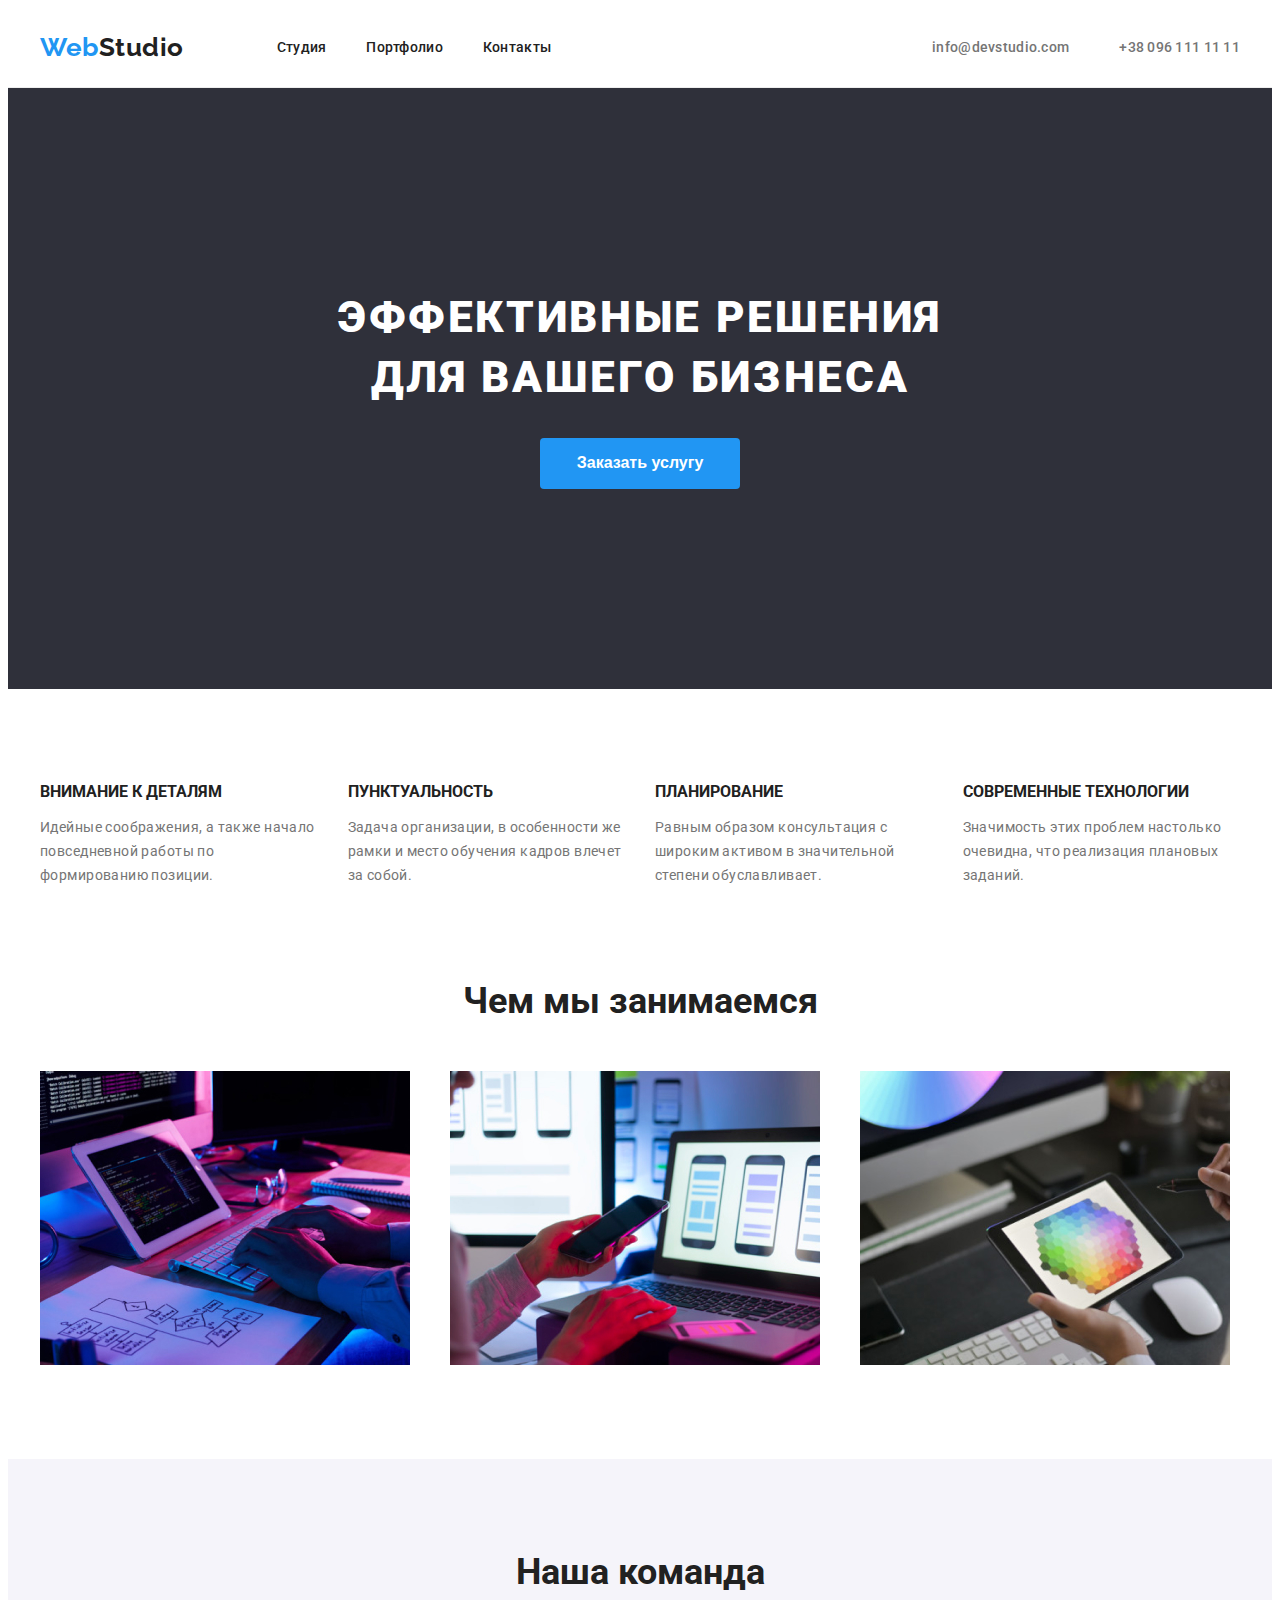
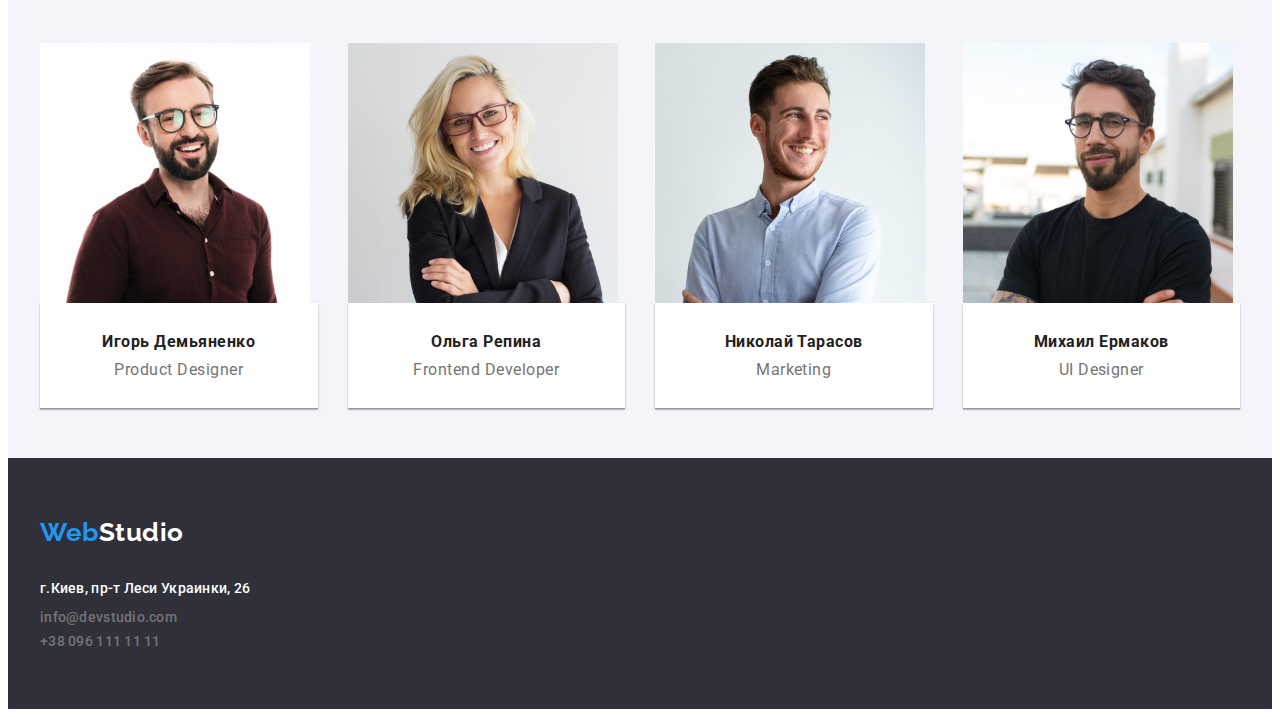
<file: index.html>
<!DOCTYPE html>
    <html lang="ru">
    <head>
        <meta charset="UTF-8">
        <meta http-equiv="X-UA-Compatible" content="IE=edge">
        <meta name="viewport" content="width=device-width, initial-scale=1.0">
        <title>HOMEWORK3</title>
        <link href="https://fonts.googleapis.com/css2?family=Raleway:wght@700&family=Roboto:wght@400;500;700;900&display=swap" 
        rel="stylesheet">
        <link rel="stylesheet" href="https://cdnjs.cloudflare.com/ajax/libs/modern-normalize/1.1.0/modern-normalize.min.css" integrity="sha512-wpPYUAdjBVSE4KJnH1VR1HeZfpl1ub8YT/NKx4PuQ5NmX2tKuGu6U/JRp5y+Y8XG2tV+wKQpNHVUX03MfMFn9Q==" crossorigin="anonymous" referrerpolicy="no-referrer" />
        <link rel="stylesheet" href="css/styles.css">


    </head>

    <body>
    <header>
        <div class="main-nav container">
        <nav class="main-nav">
        <a href="" class="logo"><span class="letter">Web</span><span>Studio</span></a>
        <ul class="nav-list">
            <li class="navigate"><a href="./index.html" class="link-current">Студия</a></li>
            <li class="navigate"><a href="./portfolio.html" class="link-current">Портфолио</a></li>
            <li class="navigate"><a href="" class="link-current">Контакты</a></li>
        </ul>
        </nav>  
            <ul class="contact-info">
            <li class="navigate"><a class="comunication" href="mailto:info@devstudio.com">info@devstudio.com</a></li>
            <li class="navigate"><a class="comunication" href="tel:+380961111111">+38 096 111 11 11</a></li>
    </ul>
</div>
    </header>
    <main>
    <!-- cекция hero -->
        <section class="hero">
            <div class="container">
            <h1 class="main-header">Эффективные решения<br>для вашего бизнеса</h1>
            <button type="button" class="btn-links">Заказать услугу </button>
            </div>

        </section>
        <!-- cекция 2 список-->
        <section class="structure-company">
            <div class="container">
            <h2 hidden>Механика и структура работы</h2>
            <ul class="advantage">
                <li class="list-item">
                    <h3 class="tools">Внимание к деталям</h3>
                    <p class="tools-topic">Идейные соображения, а также начало повседневной работы по формированию позиции.</p>
                </li>
                <li class="list-item">
                    <h3 class="tools">Пунктуальность</h3>
                    <p class="tools-topic">Задача организации, в особенности же рамки и место обучения кадров влечет за собой.</p>
                </li>
                <li class="list-item">
                    <h3 class="tools">Планирование</h3>
                    <p class="tools-topic">Равным образом консультация с широким активом в значительной степени обуславливает.</p>
                </li>
                <li class="list-item">
                    <h3 class="tools">Современные технологии</h3>
                    <p class="tools-topic">Значимость этих проблем настолько очевидна, что реализация плановых заданий.</p>
                </li>
            </ul>
        </div>
        </section>
<!-- секция 3 -->
        <section class="structure-companies">
            <div class="container-second">
            <h2 class="description">Чем мы занимаемся</h2>
            <ul class="flex-element">
                <li class="item"><img  src="images/img(1).jpg" alt="computer" width="370" height="294"></li>
                <li class="item"><img  src="images/img(2).jpg" alt="phone" width="370" height="294"></li>
                <li class="item"><img  src="images/img(3).jpg" alt="tablet" width="370" height="294"></li>
            </ul>
        </div>
        </section>
    <!--cекция 4 -->
        
    
           <section class="team-dream">
               <div class="container">
                   <h2 class="description">Наша команда</h2>
            <ul class="prof-list">
                <li class="items"> 
                <img class="no-gap" src="images/proddesigner.jpg" alt="Product Designer" width="270" height="260">
                <div class="card-item">
                <h3 class="surname">Игорь Демьяненко</h3>
                <p class="position">Product Designer</p>
            </div>
            </li>
                <li class="items">
                <img class="no-gap" src="images/frontdev.jpg" alt="Frontend Developer" width="270" height="260">
                <div class="card-item">
                <h3 class="surname">Ольга Репина</h3>
                <p class="position">Frontend Developer</p>
            </div>
            </li>
                <li class="items"> 
                <img class="no-gap" src="images/marketing.jpg" alt="Marketing" width="270" height="260">
                <div class="card-item">
                <h3 class="surname">Николай Тарасов</h3>
            <p class="position">Marketing</p>
        </div>
            </li>
            <li class="items">
            <img class="no-gap" src="images/uidesigner.jpg" alt="UI Designer" width="270" height="260">
            <div class="card-item">
            <h3 class="surname">Михаил Ермаков</h3>
        <p class="position">UI Designer</p>
        </div>
        </li> 
        </ul>
</div>
         </section>
        </main>
        <footer class="adress-details">
            <div class="container">
            <a href="#" class="logo-footer"><span class="letter">Web</span><span class="color">Studio</span></a>
         <address>
            <ul class="footer-list">
           <li class="random">
               <a href="https://goo.gl/maps/Ega7JQtFbg4uDQiL7" target="_blank" rel="noopener noreferrer" class="town-adress">г.Киев, пр-т Леси Украинки, 26</a></li>
           <li class="random"><a href="mailto:info@devstudio.com" class="comunications">info@devstudio.com</a></li>
           <li class="random"><a href="tel:+380961111111" class="comunications">+38 096 111 11 11</a></li> 
        </ul>
        </address> 
    </div>
    </footer>
        </body>
        </html>
</file>
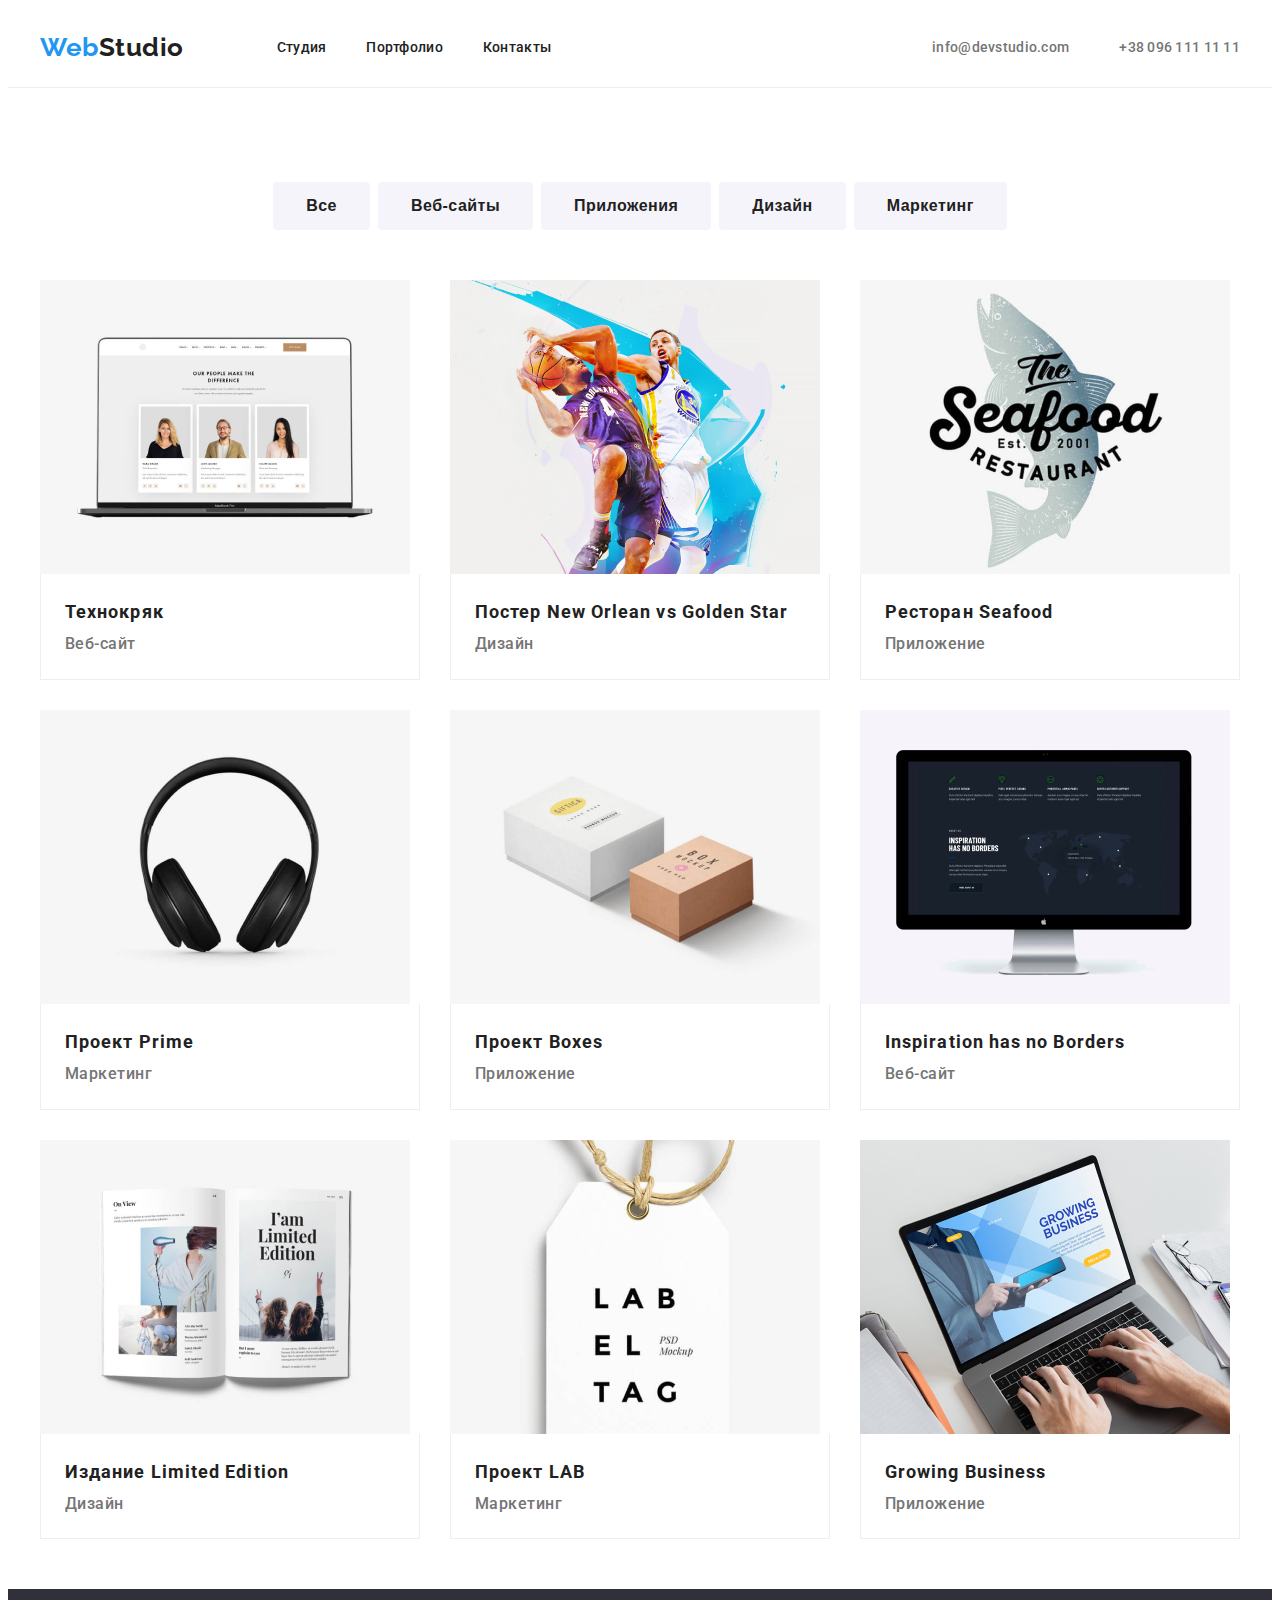
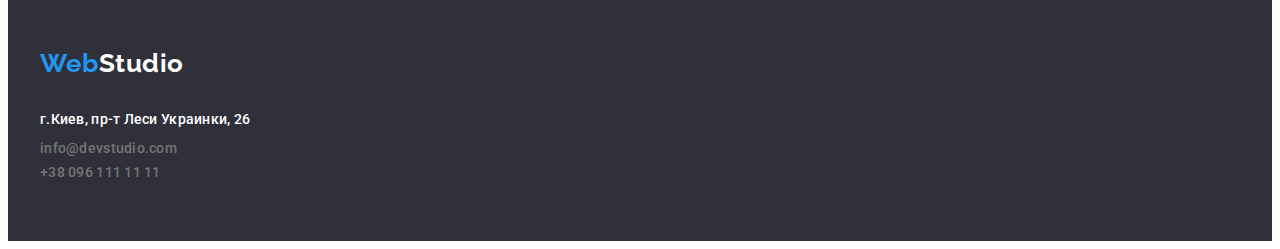
<file: portfolio.html>
<!DOCTYPE html>
<html lang="ru">
<head>
    <meta charset="UTF-8">
    <meta http-equiv="X-UA-Compatible" content="IE=edge">
    <meta name="viewport" content="width=device-width, initial-scale=1.0">
    <title>portfolio</title>
    <link href="https://fonts.googleapis.com/css2?family=Raleway:wght@700&family=Roboto:wght@400;500;700;900&display=swap" 
        rel="stylesheet">
        <link rel="stylesheet" href="https://cdnjs.cloudflare.com/ajax/libs/modern-normalize/1.1.0/modern-normalize.min.css" integrity="sha512-wpPYUAdjBVSE4KJnH1VR1HeZfpl1ub8YT/NKx4PuQ5NmX2tKuGu6U/JRp5y+Y8XG2tV+wKQpNHVUX03MfMFn9Q==" crossorigin="anonymous" referrerpolicy="no-referrer" />
        <link rel="stylesheet" href="css/styles.css">
</head>
<body>
    <header>
        <div class="main-nav container">
        <nav class="main-nav">
        <a href="" class="logo"><span class="letter">Web</span><span>Studio</span></a>
        <ul class="nav-list">
            <li class="navigate"><a href="./index.html"class="link-current">Студия</a></li>
            <li class="navigate"><a href="./portfolio.html" class="link-current">Портфолио</a></li>
            <li class="navigate"><a href="" class="link-current">Контакты</a></li>
        </ul>
        </nav>  
            <ul class="contact-info">
            <li class="navigate"><a class="comunication" href="mailto:info@devstudio.com">info@devstudio.com</a></li>
            <li class="navigate"><a class="comunication" href="tel:+380961111111">+38 096 111 11 11</a></li>
    </ul>
</div>

    </header>
    <main>
<!--  карточки портфолио -->

<section class="cards-views">
    <div class="container">
    <h1 hidden>Портфолио вторая страница</h1>  

        <ul class="social-links">
        <li class="links-item"><button type="button" class="social-link">Все</button></li>
        <li class="links-item"><button type="button" class="social-link">Веб-сайты</button></li>
        <li class="links-item"><button type="button" class="social-link">Приложения</button></li>
        <li class="links-item"><button type="button" class="social-link">Дизайн</button></li>
        <li class="links-item"><button type="button" class="social-link">Маркетинг</button></li>
    </ul>
    
    <ul class="cards-view">
        <li class="image-frame"> 
        <a href=""> 
            <img 
            src="images/portfolio-photos/website.jpg" alt="" width="370" height="294">
            <div class="card-items">
            <h2 class="header-size">Технокряк</h2>
        <p class="positions">Веб-сайт</p>
    </div>
</a>
    </li>
            <li class="image-frame"> 
                <a href="">
                    <img 
                    src="images/portfolio-photos/design.jpg" alt="" width="370" height="294">
                    <div class="card-items">
            <h2 class="header-size">Постер New Orlean vs Golden Star</h2>
            <p class="positions">Дизайн</p>
        </div>
    </a>
        </li>
                <li class="image-frame"> 
                    <a href="">
                        <img 
                        src="images/portfolio-photos/restaurant.jpg" alt="" width="370" height="294">
                        <div class="card-items">
                        <h2 class="header-size">Ресторан Seafood</h2>
                <p class="positions">Приложение</p>
            </div>
        </a>
            </li>
                    <li class="image-frame"> 
                        <a href="">
                            <img src="images/portfolio-photos/marketproject.jpg" alt="" width="370" height="294">
                            <div class="card-items">
                            <h2 class="header-size">Проект Prime</h2>
                    <p class="positions">Маркетинг</p>
                </div>
            </a>
                </li>
                        <li class="image-frame"> 
                            <a href="">
                                <img src="images/portfolio-photos/application.jpg" alt="" width="370" height="294">
                                <div class="card-items">
                                <h2 class="header-size"> Проект Boxes</h2>
                        <p class="positions">Приложение</p>
                    </div>
                </a>
                    </li>
                            <li class="image-frame">  
                                <a href="">
                                    <img src="images/portfolio-photos/desktop.jpg" alt="" width="370" height="294">
                                    <div class="card-items">
                                    <h2 class="header-size">Inspiration has no Borders</h2>
                            <p class="positions">Веб-сайт</p>
                        </div>
                    </a>
                        </li>
                                <li class="image-frame"> 
                                    <a href="">
                                        <img src="images/portfolio-photos/jurnal.jpg" alt="" width="370" height="294">
                                        <div class="card-items">
                                        <h2 class="header-size">Издание Limited Edition</h2>
                                <p class="positions">Дизайн</p>
                            </div>
                        </a>
                            </li>
                                    <li class="image-frame"> 
                                        <a href="">
                                            <img src="images/portfolio-photos/labproject.jpg" alt="" width="370" height="294">
                                            <div class="card-items">
                                            <h2 class="header-size">Проект LAB</h2>
                                    <p class="positions">Маркетинг</p>
                                </div>
                            </a>
                                </li>
                                        <li class="image-frame"> 
                                            <a href="">
                                                <img src="images/portfolio-photos/noteonlaptop.jpg" alt="" width="370" height="294">
                                                <div class="card-items">
                                                <h2 class="header-size">Growing Business</h2>
                                        <p class="positions">Приложение</p>
                                    </div>
                                </a>
                                    </li>
                                        </ul>  
                                    </div>
                                </div>
</section>
 </main>
 <footer class="adress-details">
    <div class="container">
    <a href="#" class="logo-footer"><span class="letter">Web</span><span class="color">Studio</span></a>
 <address>
    <ul class="footer-list">
   <li class="random">
       <a href="https://goo.gl/maps/Ega7JQtFbg4uDQiL7" target="_blank" rel="noopener noreferrer" class="town-adress">г.Киев, пр-т Леси Украинки, 26</a></li>
   <li class="random"><a href="mailto:info@devstudio.com" class="comunications">info@devstudio.com</a></li>
   <li class="random"><a href="tel:+380961111111" class="comunications">+38 096 111 11 11</a></li> 
</ul>
</address> 
</div>
</footer>
</body>
</html>
</file>
<file: css/styles.css>
:root{
    --primary-text-color:#757575;
    --title-text-color:#212121;
    --accent-color:#2196F3;
    --accent-color-second:#fff;
    --accent-color-header:#2196F3;
    --accent-bgc-hero:#2F303A;
    --accent-bgc-folio:#F5F4FA;
    --accent-border:#EEEEEE;
    --border-line:#ECECEC;
    /* border 30 px between cards */
    --card-border-item:30px;
    --border-shadow-area:0px 1px 3px rgba(0, 0, 0, 0.12), 
    0px 1px 1px rgba(0, 0, 0, 0.14), 0px 2px 1px rgba(0, 0, 0, 0.2);
    --border-radius:0px 0px 4px 4px;
    
    
    }
    
    body{
        font-family:Roboto,sans-serif;
        font-size:14px;
        color:var(--primary-text-color);
        text-decoration:none;
      }
    /* Класы чтобы убрать точки списка */
    ul,li{
      list-style-type: none;
      padding: 0;
      margin: 0;
      }
    
      header{
        border-bottom: 1px solid var(--accent-border);
      }

    .container{
      width: 1200px;
      padding-left: 15px;
      padding-right: 15px;
      margin-left: auto;
      margin-right: auto;
    }
      
      

    .structure-company{
      padding-top: 94px;
      padding-bottom: 94px;
    }
    

    .main-nav{
      display: block;
      display:flex;
      align-items: center;
    }
    
      .logo {
        
        display: inline-block;
        margin-right: 93px;
    
        font-family: Raleway,sans-serif;
        font-weight: 700;
        font-size: 26px;
        line-height: 1.1;
        color:var(--title-text-color);
        text-decoration: none;
        padding-top: 24px;
        padding-bottom: 24px;
        
      } 
    
    .logo:hover,
    .logo:focus
    {
        color:var(--accent-color);  
    }
    
      .letter{
          color:var(--accent-color);
      }
    
      .nav-list{
      display: flex;
      
      color:var(--accent-color);
      font-size: 14px;
      line-height: 1.1;
      text-decoration: none;
      
      color:var(--primary-text-color);
      font-weight:500;
      font-size: 14px;
      line-height: 1.1;
      letter-spacing: 0.02em;
      }
    
      .nav-list .link-current{
        padding-top: 32px; ;
        padding-bottom: 32px;
        display: block;
        text-align: center;
        font-weight: 500;
        font-size: 14px;
        line-height: 1.1;
        letter-spacing: 0.02em;
        
       color: var(--title-text-color);
      }
    
     .nav-list .navigate{
      
    margin-right: 50px;
    display: block;
     }
    
     .nav-list .navigate:last-child{
      margin-right: 0;
     }
    
     .nav-list .navigate:not(:last-child){
     
      margin-right: 40px;
     }
    
      .nav-list .link-current:hover,
      .nav-list .link-current:focus
      {  
        color: var(--title-text-color);
        color:var(--accent-color);
      }
    
      .contact-info{
       display: flex;
       margin-left: auto;
      }
    
      .contact-info .navigate:not(:last-child){
      margin-right: 50px;
      
    
      }
      /* активная ссылка при переходе на другую страницу*/
    
      
      /* интерактивные ссылки емейл и номер телефона */
      a {
       
        font-size: 14px;
        line-height: 1.1;
        text-decoration: none;
        color:var(--primary-text-color);
        font-weight: 500;
        font-size: 14px;
        line-height: 1.1;
        letter-spacing: 0.02em;
        font-style: normal;
        
        display:block;
      }
     
    
     .comunication{
      padding-top: 32px;
      padding-bottom: 32px;
     }

    .comunication:hover,
    .comunication:focus
    {
    
    color:var(--accent-color);
    }
    

    
      /* section hero */
    .hero{
      border: 1 solid var(--accent-border);
      background-color: var(--accent-bgc-hero);
      text-align:center;
      padding-top: 200px;
      padding-bottom: 200px;
    }
    
      .main-header{
      color: var(--accent-color-second);
      font-weight: 900;
      font-size: 44px;
      line-height: 1.36;
      letter-spacing: 0.06em;
      text-transform: uppercase;
      padding: 0;
      margin: 0;
      margin-bottom: 30px;
      }
    
      /* кнопка */
    
    button{
    
      display: inline-block;
      border-radius: 4px;
      padding: 10px 32px;
      min-width: 200px;
      border: 1px solid transparent;
     
    
      color:var(--accent-color-second);
      background:var(--accent-color);
      font-weight: 700;
      font-size: 16px;
      line-height: 1.8;
      cursor: pointer;
    }
    
    
    
    /* cекция 2 */
    
    /* спрятаный заголовк */
    
    #hidden{
      display: block;
    }
    
    
      .advantage{
      display: flex;
      padding: 0;
      
      }
    
    .list-item{
      flex-basis: calc(100% / 4);
    }
      
    .advantage .list-item:not(:last-child){
      margin-right: 30px;
     }
     
      .tools{
      font-size: 16px;
      text-transform: uppercase;
      line-height:1.1;
      color: var(--title-text-color);
      margin-top: 0;
      }
    
      p {
       margin: 0;
     }

     .tools-topic{
      font-size: 14px;
      line-height: 1.7;
      letter-spacing: 0.03em;
      
     }

     .container-second{
      
      width: 1200px;
      padding-left: 15px;
      padding-right: 15px;
      margin-left: auto;
      margin-right: auto;
      padding-bottom: 94px;
     }
      .description {
        margin-top: 0;
        margin-left:auto;
        margin-right:auto;
        text-align: center;
        list-style-type: none;
        padding: 0;
        margin-bottom: 50px;
        
        
        color:var(--title-text-color);  
        font-weight: bold;
        font-size: 36px;
        line-height: 1.1;
    }
    
    
    .flex-element{
     display: flex;
     padding: 0;
    
    }
    
    .flex-element > .item {
    flex-basis: calc(100% / 3);
    }
    
    .flex-element .item:not(:last-child){
      margin-right: 30px;
     }

    img{
    display: block;
    max-width: 100%;
    height: auto;
    }
    
    /* container-team */

.team-dream{

padding-top: 94px;
padding-bottom: 50px;
background-color:var(--accent-bgc-folio);
    
}

.prof-list {
display: flex;
padding: 0px;
}
    
.prof-list .items{
  flex-basis: calc(100% / 4);
}

.prof-list .items:not(:last-child){

  margin-right: 30px;
}

     .card-item{
      background-color:var(--accent-color-second);
      padding: 0;
      margin: 0;
      padding: 30px;
      text-align: center;
      box-shadow: var(--border-shadow-area);
     }
    
    .surname {
      
      font-size: 16px;
      line-height:1.1;
      color: var(--title-text-color);
      margin-top: 0;
      margin-bottom: 10px;
      letter-spacing: 0.03em;
    }
    
    .position{

    font-size: 16px;
    line-height: 1.1;
    text-align: center;
    letter-spacing: 0.03em;
    color:var(--primary-text-color);
        
    }
    
    /* FOOOTTEEERRRR */
    
    .adress-details{
    background-color:var(--accent-bgc-hero);
    padding-top: 60px;
    padding-bottom: 60px;
    font-style: normal;
      
    }

    .town-adress{
      font-size: 14px;
      line-height: 1.7;
      color:var(--accent-color-second);
      font-style: normal; 
      display:block;
      margin: 0;
      padding: 0;
      
    }
    
    .logo-footer{
      margin-bottom: 30px;
      font-weight: 700;
      font-size: 26px;
      line-height: 1.1;
      padding: 0;
      font-family: Raleway,sans-serif;

    }

    .comunications:hover,
    .comunications:focus
    {

    color:var(--accent-color);
    }

    .footer-list .random:not(:last-child){
    
    margin-bottom: 9px;
    }
    
    .color{
      color:var(--accent-color-second)
    }
    
    /* Страница портфолио */
    
    /*  cекция кнопок для навигации  */

    .cards-views{
      padding-top: 94px;
      padding-bottom: 94px;
    }

    .social-links{
      display: flex;
      justify-content: center;
      padding: 0px;
      margin-bottom: 50px;
      
    }
    
    .social-links .links-item:not(:last-child){
    margin-right: 8px;
    }
    
    
    
    .social-link {
      
      display: inline-block;
      border-radius: 4px;
      min-width: 75px;
      color: var(--title-text-color);
      background-color:var(--accent-bgc-folio);
      font-size: 16px;
      line-height: 1.6;
      letter-spacing: 0.03em;
      
      }
    
     .social-links .social-link:hover,
     .social-links .social-link:focus
    {
    color:var(--accent-color-second);
    background-color:var(--accent-color);
    }
    
    
    /* секция карточек в портфолио */

    .cards-views{
      padding-bottom: 50px;
      
    }
    
    .cards-view{
      display: flex;
      flex-wrap: wrap;
      margin-top:calc( -1 * var(--card-border-item));
      margin-left:calc( -1 * var(--card-border-item));
      
    
      }
      
      .cards-view >.image-frame{
      flex-basis: calc(100% / 3 - var(--card-border-item));
      margin-top: var(--card-border-item);
      margin-left: var(--card-border-item); 
      }
    
     
    .header-size{
    
      font-size: 18px;
      line-height: 2;
      color: var(--title-text-color);
      margin-left:auto;
      margin-right:auto;
      margin: 0;
      letter-spacing: 0.06em;
     
    }
    
     .card-items{
      border: 1px solid var(--accent-border);
      border-top: none;
      padding: 20px;
      padding-left: 24px;
     }
      
     .positions{

      font-size: 16px;
      line-height: 1.8;
      letter-spacing: 0.03em;
      color:var(--primary-text-color);
     }
</file>
